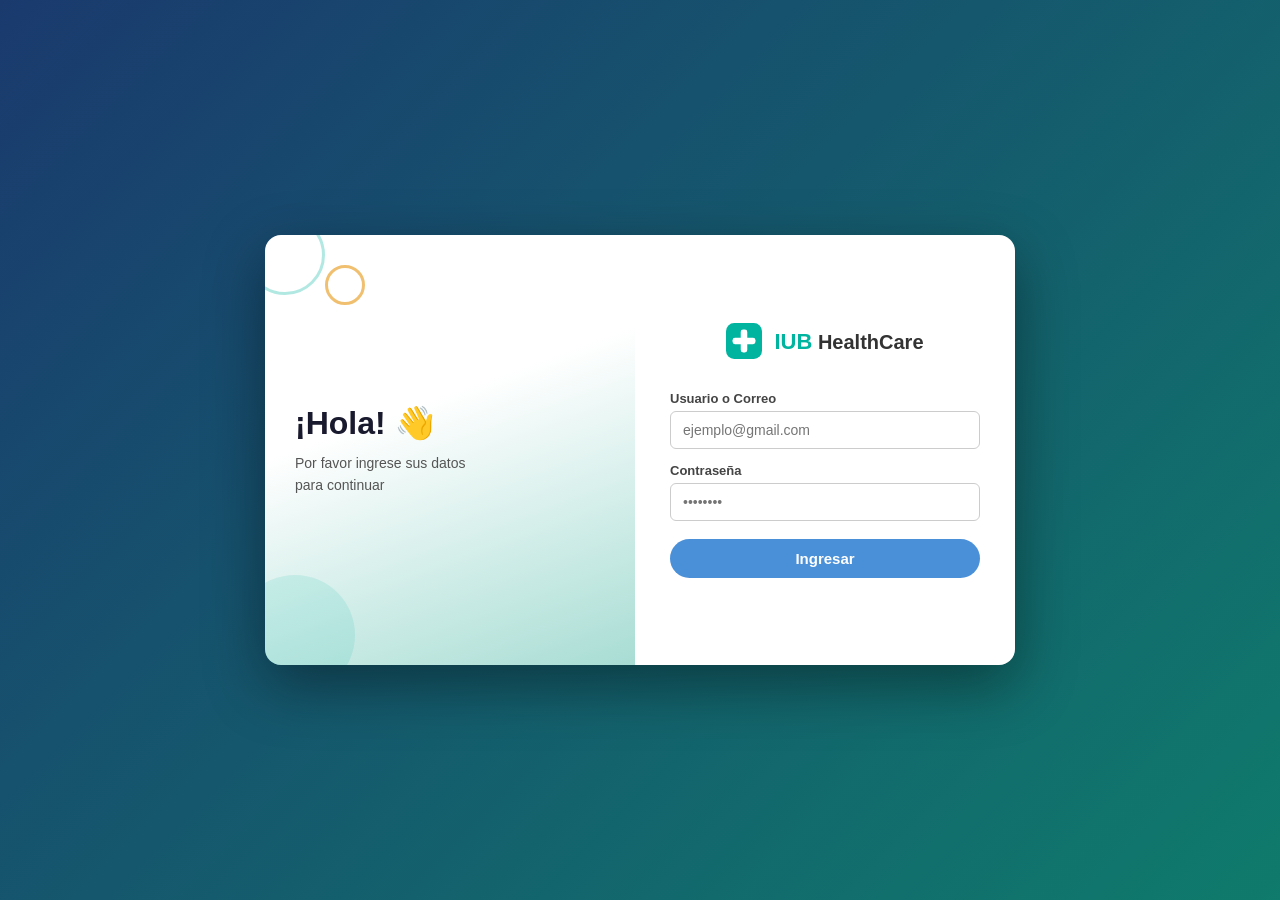
<file: html/index.html>
<!DOCTYPE html>
<html lang="es">
<head>
  <meta charset="UTF-8" />
  <link rel="icon" type="image/svg+xml" href="../img/logo.svg" />
  <meta name="viewport" content="width=device-width, initial-scale=1.0"/>
  <title>IUB HealthCare</title>
  <link rel="stylesheet" href="../css/login.css" />
</head>
<body>

  <div class="tarjeta">

    <!-- Panel izquierdo -->
    <div class="panel-izquierdo">
      <div class="circulos">
        <div class="circulo c1"></div>
        <div class="circulo c2"></div>
        <div class="circulo c3"></div>
      </div>
      <h2>¡Hola! <span>👋</span></h2>
      <p>Por favor ingrese sus datos para continuar</p>
    </div>

    <!-- Panel derecho -->
    <div class="panel-derecho">

      <div class="encabezado">
        <div class="logo-icono">
          <img src="../img/logo.svg" alt="IUB HealthCare" />
        </div>
        <div class="logo-nombre">
          <span class="logo-texto">IUB</span> HealthCare
        </div>
      </div>

      <!-- FORM -->
      <form class="formulario" id="formLogin" autocomplete="off">

        <div class="campo">
          <label for="usuario">Usuario o Correo</label>
          <input 
            type="text" 
            id="usuario" 
            name="usuario"
            placeholder="ejemplo@gmail.com"
            required
            autocomplete="username"
          />
        </div>

        <div class="campo">
          <label for="contrasena">Contraseña</label>
          <input 
            type="password" 
            id="contrasena" 
            name="clave"
            placeholder="••••••••"
            required
            autocomplete="current-password"
          />
          <span class="error-msg"></span>
        </div>

        <button type="submit" class="btn-login">Ingresar</button>

      </form>

    </div>

  </div>

  <!-- JS -->
  <script src="../js/database.js"></script>
  <script src="../js/login.js"></script>

</body>
</html>
</file>
<file: css/login.css>
/* ============================================================
   LOGIN.CSS — Estilos de la pantalla de inicio de sesión

   La pantalla tiene dos paneles lado a lado:
   - Panel izquierdo: bienvenida con círculos decorativos
   - Panel derecho: formulario de login
   ============================================================ */


/* ============================================================
   RESET Y BASE
   ============================================================ */
* {
    margin: 0;
    padding: 0;
    box-sizing: border-box;
}

/* Fondo con gradiente azul-verde, centra la tarjeta */
body {
    font-family: Arial, sans-serif;
    background: linear-gradient(135deg, #1a3a6e 0%, #0f7b6c 100%);
    display: flex;
    justify-content: center;
    align-items: center;
    min-height: 100vh;
}


/* ============================================================
   TARJETA — Contenedor principal de los dos paneles
   ============================================================ */
.tarjeta {
    display: flex;
    width: 750px;
    min-height: 430px;
    border-radius: 16px;
    overflow: hidden;
    box-shadow: 0 20px 60px rgba(0, 0, 0, 0.4);
}


/* ============================================================
   PANEL IZQUIERDO — Bienvenida
   ============================================================ */
.panel-izquierdo {
    flex: 1;
    background: linear-gradient(160deg, #ffffff 40%, #a8ddd4 100%);
    padding: 40px 30px;
    display: flex;
    flex-direction: column;
    justify-content: center;
    position: relative;
    overflow: hidden;
}

/* Círculos decorativos de fondo */
.circulos {
    position: absolute;
    top: 0;
    left: 0;
    width: 100%;
    height: 100%;
    pointer-events: none;
}

.circulo {
    position: absolute;
    border-radius: 50%;
    border: 3px solid rgba(0, 180, 160, 0.3);
}

/* Tamaños y posiciones de cada círculo */
.c1 { width: 80px;  height: 80px;  top: -20px;    left: -20px; }
.c2 { width: 40px;  height: 40px;  top: 30px;     left: 60px;  border-color: #f0c070; }
.c3 { width: 120px; height: 120px; bottom: -30px; left: -30px; background-color: rgba(0, 180, 160, 0.12); border: none; }

/* Texto del panel izquierdo */
.panel-izquierdo h2 {
    font-size: 32px;
    font-weight: 900;
    color: #1a1a2e;
    margin-bottom: 10px;
    z-index: 1;
}

.panel-izquierdo p {
    font-size: 14px;
    color: #555;
    line-height: 1.6;
    z-index: 1;
    max-width: 180px;
}


/* ============================================================
   PANEL DERECHO — Formulario de login
   ============================================================ */
.panel-derecho {
    flex: 1;
    background-color: white;
    padding: 40px 35px;
    display: flex;
    flex-direction: column;
    justify-content: center;
}

/* Encabezado con el logo y el nombre del sistema */
.encabezado {
    display: flex;
    align-items: center;
    justify-content: center;
    gap: 12px;
    margin-bottom: 28px;
}

/* Icono del logo */
.logo-icono img {
    width: 36px;
    height: 36px;
}

/* Nombre del sistema */
.logo-nombre {
    font-size: 20px;
    font-weight: bold;
    color: #333;
    line-height: 1.2;
}

/* La parte "IUB" en verde */
.logo-texto {
    color: #00b4a0;
    font-weight: 900;
    font-size: 22px;
}


/* ============================================================
   FORMULARIO
   ============================================================ */
.formulario {
    display: flex;
    flex-direction: column;
    gap: 14px;
}

/* Cada campo del formulario */
.campo {
    display: flex;
    flex-direction: column;
    gap: 5px;
}

.campo label {
    font-size: 13px;
    color: #444;
    font-weight: bold;
}

.campo input {
    padding: 10px 12px;
    border: 1px solid #ccc;
    border-radius: 6px;
    font-size: 14px;
    background-color: white;
    outline: none;
    transition: border-color 0.2s;
}

/* Borde verde al hacer clic en el campo */
.campo input:focus {
    border-color: #00b4a0;
}

/* Mensaje de error — el JS lo muestra si la clave es incorrecta */
.error-msg {
    font-size: 11px;
    color: #e05252;
    display: none;
}

/* Botón de ingresar */
.btn-login {
    background-color: #4a90d9;
    color: white;
    padding: 11px;
    border: none;
    border-radius: 20px;
    font-size: 15px;
    font-weight: bold;
    cursor: pointer;
    margin-top: 4px;
    transition: background-color 0.2s;
}

.btn-login:hover {
    background-color: #357abd;
}

/* Botón deshabilitado mientras verifica */
.btn-login:disabled {
    opacity: 0.7;
    cursor: not-allowed;
}


/* ============================================================
   RESPONSIVE — Celular
   En pantallas pequeñas los paneles se apilan uno sobre otro.
   ============================================================ */
@media (max-width: 600px) {
    .tarjeta {
        flex-direction: column;
        width: 90%;
    }

    .panel-izquierdo {
        padding: 25px;
        min-height: 150px;
    }
}
</file>
<file: css/app.css>
/* ========================
   Reset & base
   ======================== */
* { margin: 0; padding: 0; box-sizing: border-box; }

body {
  font-family: Arial, sans-serif;
  background: #f0f4f8;
  display: flex;
  min-height: 100vh;
  color: #333;
}

/* ========================
   SIDEBAR
   ======================== */
.sidebar {
  width: 200px;
  background: #1a3a6e;
  display: flex;
  flex-direction: column;
  padding: 20px 0;
  position: fixed;
  top: 0; left: 0;
  height: 100vh;
  z-index: 100;
}

.sidebar-logo {
  display: flex;
  align-items: center;
  gap: 10px;
  padding: 0 18px 24px;
  font-size: 16px;
  font-weight: bold;
  color: white;
  border-bottom: 1px solid rgba(255,255,255,0.1);
}

.sidebar-logo .logo-icono {
  width: 32px;
  height: 32px;
  background-image: url("../img/logo.svg");
  background-size: contain;
  background-repeat: no-repeat;
  flex-shrink: 0;
}

.logo-texto { color: #00b4a0; }

.sidebar-nav {
  flex: 1;
  display: flex;
  flex-direction: column;
  padding: 16px 0;
  gap: 2px;
}

.nav-item {
  display: flex;
  align-items: center;
  gap: 10px;
  padding: 11px 18px;
  color: rgba(255,255,255,0.65);
  text-decoration: none;
  font-size: 14px;
  border-left: 3px solid transparent;
  transition: all 0.2s;
}

.nav-item svg, .nav-item .nav-icon { width: 18px; height: 18px; flex-shrink: 0; }

.nav-item:hover {
  background: rgba(255,255,255,0.07);
  color: white;
}

.nav-item.active {
  background: rgba(0,180,160,0.15);
  color: #00d4c4;
  border-left-color: #00b4a0;
  font-weight: bold;
}

.sidebar-footer {
  display: flex;
  align-items: center;
  gap: 8px;
  padding: 16px 18px;
  color: rgba(255,255,255,0.45);
  font-size: 13px;
  cursor: pointer;
  border-top: 1px solid rgba(255,255,255,0.1);
  transition: color 0.2s;
}

.sidebar-footer svg, .sidebar-footer .nav-icon { width: 16px; height: 16px; }
.sidebar-footer:hover { color: #e05252; }

/* Crossfade logout icon */
.logout-icon-wrap {
  position: relative;
  width: 16px;
  height: 16px;
  flex-shrink: 0;
}

.logout-icon-wrap img {
  position: absolute;
  top: 0; left: 0;
  width: 16px;
  height: 16px;
  transition: opacity 0.2s;
}

.logout-default  { opacity: 1; }
.logout-hover    { opacity: 0; }

.sidebar-footer:hover .logout-default { opacity: 0; }
.sidebar-footer:hover .logout-hover   { opacity: 1; }

/* ========================
   MAIN CONTENT
   ======================== */
.main {
  margin-left: 200px;
  flex: 1;
  display: flex;
  flex-direction: column;
  min-height: 100vh;
}

/* ========================
   TOPBAR
   ======================== */
.topbar {
  background: white;
  padding: 14px 24px;
  display: flex;
  align-items: center;
  justify-content: space-between;
  border-bottom: 1px solid #e5e9f0;
  position: sticky;
  top: 0;
  z-index: 50;
}

.topbar-titulo {
  display: flex;
  align-items: center;
  gap: 10px;
}

.topbar-titulo h1 {
  font-size: 16px;
  font-weight: bold;
  color: #1a3a6e;
}

.badge-mvp {
  background: #e8f4fe;
  color: #2c6eb5;
  font-size: 11px;
  font-weight: bold;
  padding: 2px 8px;
  border-radius: 20px;
}

.topbar-usuario {
  display: flex;
  align-items: center;
  gap: 10px;
  font-size: 14px;
  color: #555;
}

.topbar-usuario svg, .topbar-usuario .nav-icon { width: 20px; height: 20px; color: #1a3a6e; }
.topbar-usuario small { color: #999; font-size: 12px; }
/* ========================
   KPI GRID
   ======================== */
.kpi-grid {
  display: grid;
  grid-template-columns: 1.4fr 1fr 1fr;
  gap: 16px;
  padding: 20px 24px 0;
}

.card {
  background: white;
  border-radius: 12px;
  padding: 18px 20px;
  box-shadow: 0 2px 8px rgba(0,0,0,0.06);
}

.card-titulo {
  font-size: 14px;
  font-weight: bold;
  color: #1a3a6e;
  margin-bottom: 14px;
  text-align: center;
}

.card-titulo small {
  font-weight: normal;
  color: #888;
  font-size: 12px;
  
}

/* --- Estado de camas --- */
.camas-contenido {
  display: flex;
  align-items: center;
  gap: 20px;
}

.donut-wrap {
  position: relative;
  width: 110px;
  height: 110px;
  flex-shrink: 0;
}

.donut { width: 110px; height: 110px; transform: rotate(-90deg); }

.donut-centro {
  position: absolute;
  top: 50%; left: 50%;
  transform: translate(-50%, -50%);
  text-align: center;
}

.donut-num { display: block; font-size: 22px; font-weight: 900; color: #1a3a6e; }
.donut-sub { display: block; font-size: 11px; color: #888; }

.camas-leyenda {
  list-style: none;
  display: flex;
  flex-direction: column;
  gap: 8px;
  font-size: 13px;
}

.camas-leyenda li {
  display: flex;
  align-items: center;
  gap: 7px;
  color: #444;
}

.camas-leyenda em { margin-left: auto; font-style: normal; font-weight: bold; color: #1a3a6e; }

.dot {
  width: 11px; height: 11px;
  border-radius: 50%;
  flex-shrink: 0;
}

.dot.azul    { background: #2c6eb5; }
.dot.verde   { background: #00b4a0; }
.dot.amarillo{ background: #f0c040; }

/* --- Pacientes hoy --- */
.pacientes-grid {
  display: grid;
  grid-template-columns: 1fr 1fr;
  gap: 12px;
  height: calc(100% - 36px);
}

.paciente-box {
  border-radius: 10px;
  display: flex;
  flex-direction: column;
  align-items: center;
  justify-content: center;
  gap: 6px;
  padding: 16px;
}

.paciente-box.ingreso { background: #e8f4fe; }
.paciente-box.alta    { background: #e6faf7; }

.paciente-label { font-size: 12px; color: #666; }

.paciente-num {
  font-size: 36px;
  font-weight: 900;
  color: #1a3a6e;
}

/* --- UCI --- */
.uci-wrap {
  display: flex;
  flex-direction: column;
  align-items: center;
  position: relative;
}

.medidor { width: 140px; }

.uci-centro {
  text-align: center;
  margin-top: -10px;
}

.uci-num { font-size: 26px; font-weight: 900; color: #1a3a6e; }
.uci-num small { font-size: 16px; color: #888; font-weight: normal; }
.uci-label { display: block; font-size: 12px; color: #888; }
.uci-alerta { display: block; font-size: 12px; color: #e05252; font-weight: bold; margin-top: 4px; }

/* ========================
   BOTTOM GRID
   ======================== */
.bottom-grid {
  display: grid;
  grid-template-columns: 1fr 320px;
  gap: 16px;
  padding: 16px 24px;
  flex: 1;
}

/* --- Mapa --- */
.mapa-header {
  display: flex;
  align-items: center;
  justify-content: space-between;
  margin-bottom: 14px;
  flex-wrap: wrap;
  gap: 10px;
}

.punto-rojo {
  display: inline-block;
  width: 8px; height: 8px;
  background: #e05252;
  border-radius: 50%;
  margin-left: 6px;
  animation: pulso 1.4s infinite;
}

@keyframes pulso {
  0%, 100% { opacity: 1; }
  50%       { opacity: 0.3; }
}

.mapa-contenedor {
  display: grid;
  grid-template-columns: 2fr 1fr 1fr;
  grid-template-rows: auto auto;
  gap: 10px;
}

.zona {
  background: #f7f9fc;
  border-radius: 8px;
  padding: 10px;
  border: 1px solid #e5e9f0;
}

.zona-uci        { background: #fff5f5; border-color: #ffd0d0; }
.zona-aislamiento{ background: #fffbea; border-color: #fde68a; }
.zona-quirofano  { grid-column: 2 / 4; background: #f0fbf9; border-color: #b2e8e2; }

.zona-titulo {
  font-size: 12px;
  font-weight: bold;
  color: #555;
  margin-bottom: 8px;
  text-align: center;
}

.camas-grid {
  display: flex;
  flex-wrap: wrap;
  gap: 4px;
  justify-content: flex-start;
}

/* Camas individuales */
.cama {
  width: 38px;
  height: 28px;
  border-radius: 4px;
  cursor: pointer;
  position: relative;
  transition: transform 0.15s;
  display: flex;
  align-items: center;
  justify-content: center;
}

.cama:hover { transform: scale(1.1); }

.cama span {
  display: none;
  position: absolute;
  bottom: 110%;
  left: 50%;
  transform: translateX(-50%);
  background: #1a3a6e;
  color: white;
  font-size: 10px;
  padding: 3px 6px;
  border-radius: 4px;
  white-space: nowrap;
  z-index: 10;
}

.cama:hover span { display: block; }

.cama.disponible    { background: #2ecc71; }
.cama.ocupada       { background: #e05252; }
.cama.mantenimiento { background: #f0c040; }

/* estados del mapa */
.estados {
  grid-column: 1 / -1;
  display: flex;
  align-items: center;
  gap: 16px;
  padding: 8px 0 0;
  font-size: 12px;
  color: #555;
}

.estados-titulo { font-weight: bold; color: #333; }

.leyenda-item {
  display: flex;
  align-items: center;
  gap: 5px;
}

.cama-mini {
  width: 14px;
  height: 10px;
  border-radius: 2px;
  display: inline-block;
}

.cama-mini.disponible    { background: #2ecc71; }
.cama-mini.ocupada       { background: #e05252; }
.cama-mini.mantenimiento { background: #f0c040; }

/* --- Últimos Movimientos --- */
.movimientos-card { overflow: hidden; }

.tabla-movimientos {
  width: 100%;
  border-collapse: collapse;
  font-size: 13px;
}

.tabla-movimientos th {
  text-align: left;
  padding: 7px 8px;
  background: #f0f4f8;
  color: #888;
  font-size: 11px;
  text-transform: uppercase;
  letter-spacing: 0.04em;
}

.tabla-movimientos td {
  padding: 9px 8px;
  border-bottom: 1px solid #f0f4f8;
  color: #444;
}

.tabla-movimientos tr:last-child td { border-bottom: none; }
.tabla-movimientos tr:hover td { background: #f7f9fc; }

.cam-id {
  background: #e8f4fe;
  color: #2c6eb5;
  font-size: 11px;
  font-weight: bold;
  padding: 2px 6px;
  border-radius: 4px;
}

.tag {
  font-size: 11px;
  font-weight: bold;
  padding: 2px 8px;
  border-radius: 20px;
}

.tag.ingreso { background: #e6faf7; color: #00836e; }
.tag.alta    { background: #e8f4fe; color: #2c6eb5; }

/* ========================
   FOOTER
   ======================== */
.pie {
  display: flex;
  justify-content: space-between;
  padding: 12px 24px;
  font-size: 12px;
  color: #aaa;
  border-top: 1px solid #e5e9f0;
  background: white;
}

.pie a { color: #00b4a0; text-decoration: none; }

.oculto-rol {
    display: none !important;
}

/* ========================
   RESPONSIVE — Hamburger Button
   ======================== */
.menu-toggle {
  display: none;
  position: fixed;
  top: 14px;
  left: 14px;
  z-index: 300;
  background: #1a3a6e;
  border: none;
  border-radius: 8px;
  width: 40px;
  height: 40px;
  cursor: pointer;
  flex-direction: column;
  align-items: center;
  justify-content: center;
  gap: 5px;
  box-shadow: 0 2px 8px rgba(0,0,0,0.25);
  transition: background 0.2s;
}

.menu-toggle:hover { background: #0f2a5a; }

.menu-toggle span {
  display: block;
  width: 20px;
  height: 2px;
  background: white;
  border-radius: 2px;
  transition: all 0.3s;
}

.menu-toggle.abierto span:nth-child(1) { transform: rotate(45deg) translate(5px, 5px); }
.menu-toggle.abierto span:nth-child(2) { opacity: 0; }
.menu-toggle.abierto span:nth-child(3) { transform: rotate(-45deg) translate(5px, -5px); }

/* Overlay para cerrar sidebar en móvil */
.sidebar-overlay {
  display: none;
  position: fixed;
  inset: 0;
  background: rgba(0,0,0,0.45);
  z-index: 99;
}

.sidebar-overlay.activo { display: block; }

/* ========================
   RESPONSIVE — Tablet (max 1024px)
   ======================== */
@media (max-width: 1024px) {
  .kpi-grid {
    grid-template-columns: 1fr 1fr;
  }

  .kpi-camas {
    grid-column: 1 / -1;
  }

  .bottom-grid {
    grid-template-columns: 1fr;
  }

  .mapa-contenedor {
    grid-template-columns: 1fr 1fr;
  }

  .zona-quirofano {
    grid-column: 1 / -1;
  }

  .topbar-titulo h1 {
    font-size: 14px;
  }
}

/* ========================
   RESPONSIVE — Móvil (max 768px)
   ======================== */
@media (max-width: 768px) {
  /* Sidebar se oculta y desliza */
  .sidebar {
    transform: translateX(-100%);
    transition: transform 0.3s ease;
    z-index: 100;
    width: 220px;
  }

  .sidebar.abierto {
    transform: translateX(0);
  }

  .menu-toggle {
    display: flex;
  }

  /* El main ocupa todo el ancho */
  .main {
    margin-left: 0;
  }

  /* Topbar ajustado para dar espacio al botón hamburguesa */
  .topbar {
    padding: 14px 16px 14px 64px;
  }

  .topbar-titulo h1 {
    font-size: 13px;
  }

  /* KPI grid en una sola columna */
  .kpi-grid {
    grid-template-columns: 1fr;
    padding: 12px 12px 0;
    gap: 12px;
  }

  .kpi-camas { grid-column: 1; }

  /* Bottom grid en columna */
  .bottom-grid {
    grid-template-columns: 1fr;
    padding: 12px;
    gap: 12px;
  }

  /* Mapa en columna */
  .mapa-contenedor {
    grid-template-columns: 1fr;
  }

  .zona-quirofano { grid-column: 1; }

  /* Tabla de movimientos: scroll horizontal */
  .movimientos-card { overflow-x: auto; }

  .tabla-movimientos { min-width: 360px; }

  /* Camas más pequeñas */
  .cama { width: 30px; height: 22px; }

  /* Donut card */
  .camas-contenido {
    flex-direction: column;
    align-items: center;
  }

  .camas-leyenda { text-align: center; }

  /* Footer en columna */
  .pie {
    flex-direction: column;
    align-items: center;
    gap: 4px;
    text-align: center;
    padding: 12px;
  }
}

/* ========================
   RESPONSIVE — Móvil pequeño (max 480px)
   ======================== */
@media (max-width: 480px) {
  .topbar-usuario span { display: none; }
  .kpi-grid { padding: 10px 10px 0; }
  .bottom-grid { padding: 10px; }
  .card { padding: 14px 14px; }
}
</file>
<file: css/camas.css>
/* ============================================================
   CAMAS.CSS — Estilos exclusivos de la página de gestión de camas
   Complementa app.css (que debe cargarse primero).
   ============================================================ */


/* ============================================================
   CONTENEDOR PRINCIPAL
   ============================================================ */
.camas-page {
  padding: 20px 24px;
  display: flex;
  flex-direction: column;
  gap: 20px;
  flex: 1;
}


/* ============================================================
   CABECERA — Título + filtros + botón nueva cama
   ============================================================ */
.camas-cabecera {
  display: flex;
  align-items: center;
  justify-content: space-between;
  background: white;
  border-radius: 12px;
  padding: 16px 20px;
  box-shadow: 0 2px 8px rgba(0,0,0,0.06);
  flex-wrap: wrap;
  gap: 12px;
}

.camas-titulo {
  font-size: 15px;
  font-weight: bold;
  color: #1a3a6e;
}

.camas-controles {
  display: flex;
  align-items: center;
  gap: 10px;
  flex-wrap: wrap;
}


/* ============================================================
   BOTONES DE FILTRO
   ============================================================ */
.filtros {
  display: flex;
  gap: 6px;
}

.filtro {
  padding: 7px 16px;
  border-radius: 20px;
  border: 1.5px solid #dde3ec;
  background: white;
  font-size: 13px;
  color: #555;
  cursor: pointer;
  font-weight: 500;
  transition: all 0.18s;
}

.filtro:hover {
  border-color: #2c6eb5;
  color: #2c6eb5;
}

.filtro.activo {
  background: #1a3a6e;
  border-color: #1a3a6e;
  color: white;
  font-weight: bold;
}


/* ============================================================
   BOTÓN NUEVA CAMA
   ============================================================ */
.btn-nueva-cama {
  padding: 8px 18px;
  background: #2c6eb5;
  color: white;
  border: none;
  border-radius: 20px;
  font-size: 13px;
  font-weight: bold;
  cursor: pointer;
  transition: opacity 0.2s;
  white-space: nowrap;
}

.btn-nueva-cama:hover { opacity: 0.85; }


/* ============================================================
   SECCIÓN DE ZONA
   ============================================================ */
.zona-seccion {
  display: flex;
  flex-direction: column;
  gap: 14px;
  margin-bottom: 18px;
}

.zona-encabezado {
  display: flex;
  align-items: center;
  gap: 12px;
  margin-bottom: 8px;
}

.zona-nombre {
  font-size: 12px;
  font-weight: 800;
  color: #222;
  letter-spacing: 0.07em;
  text-transform: uppercase;
}

.zona-contador {
  font-size: 11px;
  font-weight: 600;
  color: #999;
  letter-spacing: 0.05em;
  text-transform: uppercase;
}

.zona-tarjetas {
  display: flex;
  flex-wrap: wrap;
  gap: 14px;
}


/* ============================================================
   TARJETA INDIVIDUAL DE CAMA
   ============================================================ */
.tarjeta-cama {
  width: 148px;
  border-radius: 10px;
  padding: 14px 16px 12px;
  border: 1.5px solid transparent;
  display: flex;
  flex-direction: column;
  gap: 5px;
  cursor: pointer;
  transition: transform 0.15s, box-shadow 0.15s;
}

.tarjeta-cama:hover {
  transform: translateY(-3px);
  box-shadow: 0 8px 20px rgba(0,0,0,0.1);
}

.tarjeta-cama.disponible    { background: #f0fdf8; border-color: #6ee7c7; }
.tarjeta-cama.ocupada       { background: #fff5f5; border-color: #fca5a5; }
.tarjeta-cama.mantenimiento { background: #fffbea; border-color: #fde68a; }

.tarjeta-codigo {
  font-size: 14px;
  font-weight: 800;
  color: #1a3a6e;
}

.tarjeta-ubicacion {
  font-size: 11px;
  color: #999;
  margin-bottom: 4px;
}

.tarjeta-estado-badge {
  display: inline-block;
  font-size: 11px;
  font-weight: 700;
  padding: 3px 10px;
  border-radius: 20px;
  width: fit-content;
}

.tarjeta-cama.disponible    .tarjeta-estado-badge { background: #d1fae5; color: #065f46; }
.tarjeta-cama.ocupada       .tarjeta-estado-badge { background: #fee2e2; color: #991b1b; }
.tarjeta-cama.mantenimiento .tarjeta-estado-badge { background: #fef3c7; color: #92400e; }

.tarjeta-paciente {
  font-size: 12px;
  color: #444;
  font-weight: 500;
  white-space: nowrap;
  overflow: hidden;
  text-overflow: ellipsis;
  margin-top: 2px;
}


/* ============================================================
   MODAL
   ============================================================ */
.modal-overlay {
  position: fixed;
  inset: 0;
  background: rgba(0,0,0,0.45);
  display: flex;
  align-items: center;
  justify-content: center;
  z-index: 200;
  transition: opacity 0.2s;
}

.modal-overlay.oculto {
  display: none;
}

.modal-caja {
  background: white;
  border-radius: 14px;
  width: 420px;
  max-width: 95vw;
  box-shadow: 0 20px 60px rgba(0,0,0,0.25);
  overflow: hidden;
}

.modal-cabecera {
  display: flex;
  align-items: center;
  justify-content: space-between;
  padding: 16px 20px;
  background: #1a3a6e;
  color: white;
  font-size: 15px;
  font-weight: bold;
}

.modal-btn-cerrar {
  background: none;
  border: none;
  color: rgba(255,255,255,0.7);
  font-size: 18px;
  cursor: pointer;
  line-height: 1;
  transition: color 0.2s;
}

.modal-btn-cerrar:hover { color: white; }

#modal-cuerpo {
  padding: 20px;
  display: flex;
  flex-direction: column;
  gap: 14px;
  font-size: 14px;
  color: #333;
}

#modal-cuerpo label {
  font-size: 13px;
  font-weight: bold;
  color: #444;
  display: block;
  margin-bottom: 4px;
}

#modal-cuerpo input,
#modal-cuerpo select {
  width: 100%;
  padding: 9px 12px;
  border: 1px solid #ccc;
  border-radius: 7px;
  font-size: 14px;
  outline: none;
  transition: border-color 0.2s;
}

#modal-cuerpo input:focus,
#modal-cuerpo select:focus {
  border-color: #2c6eb5;
}

.modal-pie {
  display: flex;
  justify-content: flex-end;
  gap: 10px;
  padding: 14px 20px;
  border-top: 1px solid #f0f4f8;
}

.modal-btn-cancelar {
  padding: 9px 20px;
  border: 1.5px solid #dde3ec;
  border-radius: 20px;
  background: white;
  font-size: 13px;
  color: #555;
  cursor: pointer;
  font-weight: 500;
  transition: all 0.18s;
}

.modal-btn-cancelar:hover {
  border-color: #e05252;
  color: #e05252;
}

.modal-btn-confirmar {
  padding: 9px 22px;
  background: #2c6eb5;
  color: white;
  border: none;
  border-radius: 20px;
  font-size: 13px;
  font-weight: bold;
  cursor: pointer;
  transition: opacity 0.2s;
}

.modal-btn-confirmar:hover { opacity: 0.85; }

/* Mensaje de error dentro del modal */
.modal-error {
  font-size: 12px;
  color: #e05252;
  font-weight: bold;
  display: none;
  margin-top: -6px;
}
/* ============================================================
   MODAL — Estilos de asignación de paciente y alta
   ============================================================ */

/* Info de cama en modal asignar */
.modal-info-cama {
  display: flex;
  align-items: center;
  gap: 14px;
  background: #f0f4f8;
  border-radius: 10px;
  padding: 14px 16px;
}

.modal-cama-icon { font-size: 28px; }

.modal-cama-codigo {
  font-size: 16px;
  font-weight: 900;
  color: #1a3a6e;
}

.modal-cama-zona {
  font-size: 12px;
  color: #888;
  margin-top: 2px;
}

.badge-disponible {
  margin-left: auto;
  background: #d1fae5;
  color: #065f46;
  font-size: 11px;
  font-weight: 700;
  padding: 4px 10px;
  border-radius: 20px;
}

/* Confirmación de alta */
.modal-alta-confirmacion {
  display: flex;
  gap: 16px;
  align-items: flex-start;
  background: #fff5f5;
  border: 1.5px solid #fca5a5;
  border-radius: 10px;
  padding: 16px;
}

.modal-alta-icono { font-size: 32px; }

.modal-alta-texto p {
  font-size: 14px;
  font-weight: bold;
  color: #1a1a2e;
  margin-bottom: 8px;
}

.modal-paciente-info {
  font-size: 13px;
  color: #444;
  line-height: 1.6;
  background: white;
  border-radius: 7px;
  padding: 8px 12px;
  border: 1px solid #f0f4f8;
}

.modal-cama-detalle {
  display: flex;
  gap: 20px;
  font-size: 13px;
  color: #555;
  background: #f7f9fc;
  border-radius: 8px;
  padding: 10px 14px;
}

.modal-advertencia {
  font-size: 12px;
  color: #92400e;
  background: #fef3c7;
  padding: 8px 12px;
  border-radius: 7px;
  margin-top: -4px;
}

/* Botón de alta en rojo */
.modal-btn-alta {
  background: #e05252 !important;
}

.modal-btn-alta:hover { opacity: 0.85; }

/* Botón mantenimiento en modal de asignar */
.modal-btn-mantenimiento {
  padding: 9px 18px;
  background: #f0c040;
  color: #7a5c00;
  border: none;
  border-radius: 20px;
  font-size: 13px;
  font-weight: bold;
  cursor: pointer;
  margin-right: auto;
  transition: opacity 0.2s;
}

.modal-btn-mantenimiento:hover { opacity: 0.85; }

/* Botón finalizar mantenimiento en modal */
.modal-btn-mantenimiento-fin {
  background: #f0c040 !important;
  color: #7a5c00 !important;
}

.modal-btn-mantenimiento-fin:hover { opacity: 0.85; }
/* ============================================================
   BUSCADOR DE PACIENTES — Modal asignar
   ============================================================ */
.buscador-paciente-wrap {
  display: flex;
  flex-direction: column;
  gap: 8px;
}

.buscador-paciente-wrap input {
  width: 100%;
  padding: 10px 12px;
  border: 1.5px solid #dde3ec;
  border-radius: 8px;
  font-size: 14px;
  outline: none;
  transition: border-color 0.2s, box-shadow 0.2s;
  background: white;
}

.buscador-paciente-wrap input:focus {
  border-color: #2c6eb5;
  box-shadow: 0 0 0 3px rgba(44,110,181,0.1);
}

/* Lista debajo del input — flujo normal, no absoluta */
.lista-pacientes {
  max-height: 190px;
  overflow-y: auto;
  background: white;
  border: 1.5px solid #dde3ec;
  border-radius: 8px;
  box-shadow: 0 4px 12px rgba(0,0,0,0.08);
}

.lista-paciente-item {
  display: flex;
  align-items: center;
  gap: 10px;
  padding: 10px 14px;
  cursor: pointer;
  border-bottom: 1px solid #f0f4f8;
  transition: background 0.15s;
}

.lista-paciente-item:last-child { border-bottom: none; }
.lista-paciente-item:hover      { background: #f7f9fc; }
.lista-paciente-item.activo     { background: #e8f4fe; }

/* Avatar con iniciales */
.lpi-avatar {
  width: 34px; height: 34px;
  border-radius: 50%;
  background: #1a3a6e;
  color: white;
  font-size: 12px;
  font-weight: bold;
  display: flex;
  align-items: center;
  justify-content: center;
  flex-shrink: 0;
}

.lpi-avatar-sm {
  width: 28px; height: 28px;
  font-size: 11px;
}

.lpi-info {
  display: flex;
  flex-direction: column;
  gap: 2px;
  flex: 1;
  min-width: 0;
}

.lpi-nombre {
  font-size: 13px;
  font-weight: 700;
  color: #1a3a6e;
}

.lpi-sub {
  font-size: 11px;
  color: #888;
  white-space: nowrap;
  overflow: hidden;
  text-overflow: ellipsis;
}

.lpi-check {
  width: 20px; height: 20px;
  background: #00b4a0;
  border-radius: 50%;
  color: white;
  font-size: 11px;
  display: flex;
  align-items: center;
  justify-content: center;
  flex-shrink: 0;
}

.lista-paciente-vacio {
  padding: 16px;
  text-align: center;
  color: #aaa;
  font-size: 13px;
}

/* Chip paciente elegido */
.paciente-elegido {
  display: flex;
  align-items: center;
  gap: 10px;
  background: #e8f4fe;
  border: 1.5px solid #bfdbfe;
  border-radius: 8px;
  padding: 8px 12px;
}

.oculto-elegido { display: none !important; }

.elegido-info {
  display: flex;
  flex-direction: column;
  gap: 1px;
  flex: 1;
  font-size: 13px;
  color: #1a3a6e;
  font-weight: bold;
}

.elegido-info span {
  font-size: 11px;
  color: #666;
  font-weight: normal;
}

.elegido-clear {
  background: none;
  border: none;
  color: #aaa;
  font-size: 14px;
  cursor: pointer;
  padding: 2px 6px;
  border-radius: 4px;
  transition: background 0.15s, color 0.15s;
  flex-shrink: 0;
}

.elegido-clear:hover { background: #fee2e2; color: #e05252; }

/* Botón mantenimiento */
.modal-btn-mantenimiento {
  padding: 9px 18px;
  background: #f0c040;
  color: #7a5c00;
  border: none;
  border-radius: 20px;
  font-size: 13px;
  font-weight: bold;
  cursor: pointer;
  margin-right: auto;
  transition: opacity 0.2s;
}

.modal-btn-mantenimiento:hover { opacity: 0.85; }

/* Botón finalizar mantenimiento */
.modal-btn-mantenimiento-fin {
  background: #f0c040 !important;
  color: #7a5c00 !important;
}

.modal-btn-mantenimiento-fin:hover { opacity: 0.85; }

/* ============================================================
   RESPONSIVE — Camas
   ============================================================ */
@media (max-width: 768px) {
  .camas-page {
    padding: 12px;
    gap: 14px;
  }

  .camas-cabecera {
    flex-direction: column;
    align-items: flex-start;
    padding: 14px;
    gap: 10px;
  }

  .camas-controles {
    width: 100%;
    justify-content: space-between;
  }

  .filtros {
    flex-wrap: wrap;
    gap: 6px;
  }

  .filtro {
    padding: 6px 12px;
    font-size: 12px;
  }

  .btn-nueva-cama {
    width: 100%;
    text-align: center;
    padding: 10px;
  }

  .zona-tarjetas {
    justify-content: center;
  }

  .tarjeta-cama {
    width: calc(50% - 7px);
  }

  .modal-caja {
    width: 95vw;
    max-height: 90vh;
    overflow-y: auto;
  }

  .modal-pie {
    flex-wrap: wrap;
    gap: 8px;
  }

  .modal-btn-mantenimiento,
  .modal-btn-cancelar,
  .modal-btn-confirmar {
    flex: 1;
    text-align: center;
  }
}

@media (max-width: 480px) {
  .tarjeta-cama {
    width: 100%;
  }
}
</file>
<file: css/pacientes.css>
/* ============================================================
   PACIENTES.CSS — Estilos exclusivos de la página de pacientes
   Complementa app.css (que debe cargarse primero).
   ============================================================ */


/* ============================================================
   CONTENEDOR PRINCIPAL
   ============================================================ */
.pacientes-page {
  padding: 20px 24px;
  display: flex;
  flex-direction: column;
  gap: 20px;
  flex: 1;
}


/* ============================================================
   CABECERA — Título + buscador + botón
   ============================================================ */
.pac-cabecera {
  display: flex;
  align-items: center;
  justify-content: space-between;
  background: white;
  border-radius: 12px;
  padding: 16px 20px;
  box-shadow: 0 2px 8px rgba(0,0,0,0.06);
  flex-wrap: wrap;
  gap: 12px;
}

.pac-titulo {
  font-size: 15px;
  font-weight: bold;
  color: #1a3a6e;
}

.pac-controles {
  display: flex;
  align-items: center;
  gap: 10px;
  flex-wrap: wrap;
}

.pac-buscador {
  position: relative;
  display: flex;
  align-items: center;
}

.pac-buscador-icon {
  position: absolute;
  left: 12px;
  color: #aaa;
  font-size: 13px;
}

.pac-buscador input {
  padding: 8px 14px 8px 34px;
  border: 1.5px solid #dde3ec;
  border-radius: 20px;
  font-size: 13px;
  color: #333;
  outline: none;
  width: 280px;
  transition: border-color 0.2s;
}

.pac-buscador input:focus {
  border-color: #2c6eb5;
}

.btn-nuevo-pac {
  padding: 8px 18px;
  background: #2c6eb5;
  color: white;
  border: none;
  border-radius: 20px;
  font-size: 13px;
  font-weight: bold;
  cursor: pointer;
  transition: opacity 0.2s;
  white-space: nowrap;
}

.btn-nuevo-pac:hover { opacity: 0.85; }


/* ============================================================
   TABLA DE PACIENTES
   ============================================================ */
.pac-tabla-wrap {
  background: white;
  border-radius: 12px;
  box-shadow: 0 2px 8px rgba(0,0,0,0.06);
  overflow: hidden;
}

.pac-tabla {
  width: 100%;
  border-collapse: collapse;
  font-size: 14px;
}

.pac-tabla thead tr {
  background: #f7f9fc;
  border-bottom: 2px solid #eef2f8;
}

.pac-tabla th {
  padding: 13px 16px;
  text-align: left;
  font-size: 11px;
  font-weight: 800;
  color: #888;
  letter-spacing: 0.07em;
  text-transform: uppercase;
}

.pac-tabla tbody tr {
  border-bottom: 1px solid #f0f4f8;
  transition: background 0.15s;
}

.pac-tabla tbody tr:last-child {
  border-bottom: none;
}

.pac-tabla tbody tr:hover {
  background: #f7fbff;
}

.pac-tabla td {
  padding: 13px 16px;
  color: #333;
  vertical-align: middle;
}

.pac-cargando {
  text-align: center;
  color: #aaa;
  padding: 40px !important;
  font-size: 14px;
}

/* Nombre y apellido */
.pac-nombre-completo {
  font-weight: 700;
  color: #1a3a6e;
}

.pac-doc {
  font-size: 12px;
  color: #888;
  font-family: monospace;
}

/* Badge de estado de cama */
.badge-cama {
  display: inline-block;
  font-size: 11px;
  font-weight: 700;
  padding: 3px 10px;
  border-radius: 20px;
}

.badge-cama.ocupado     { background: #fee2e2; color: #991b1b; }
.badge-cama.disponible  { background: #d1fae5; color: #065f46; }
.badge-cama.sin-cama    { background: #f0f4f8; color: #888; }

/* Botón acción ver detalle */
.btn-ver-pac {
  padding: 5px 14px;
  border: 1.5px solid #2c6eb5;
  border-radius: 20px;
  background: white;
  color: #2c6eb5;
  font-size: 12px;
  font-weight: 600;
  cursor: pointer;
  transition: all 0.18s;
}

.btn-ver-pac:hover {
  background: #2c6eb5;
  color: white;
}


/* ============================================================
   BOTONES DE ACCIÓN EN TABLA Y MODAL (Editar / Eliminar)
   ============================================================ */

/* Botón Editar — borde azul, relleno al hover */
.pac-btn-ver {
  padding: 5px 14px;
  border: 1.5px solid #2c6eb5;
  border-radius: 20px;
  background: white;
  color: #2c6eb5;
  font-size: 12px;
  font-weight: 600;
  cursor: pointer;
  transition: all 0.18s;
  white-space: nowrap;
}

.pac-btn-ver:hover {
  background: #2c6eb5;
  color: white;
}

/* Botón Eliminar — borde rojo, relleno al hover */
.pac-btn-eliminar {
  padding: 5px 14px;
  border: 1.5px solid #e05252;
  border-radius: 20px;
  background: white;
  color: #e05252;
  font-size: 12px;
  font-weight: 600;
  cursor: pointer;
  transition: all 0.18s;
  white-space: nowrap;
}

.pac-btn-eliminar:hover {
  background: #e05252;
  color: white;
}

/* Bloque de acciones ADMIN dentro del modal de detalle */
.pac-detalle-acciones {
  display: flex;
  gap: 8px;
  margin-top: 16px;
  padding-top: 14px;
  border-top: 1px solid #eef2f8;
}

.pac-detalle-acciones .pac-btn-ver,
.pac-detalle-acciones .pac-btn-eliminar {
  flex: 1;
  text-align: center;
  padding: 8px 0;
  font-size: 13px;
}


/* ============================================================
   MODAL
   ============================================================ */
.modal-overlay {
  position: fixed;
  inset: 0;
  background: rgba(0,0,0,0.45);
  display: flex;
  align-items: center;
  justify-content: center;
  z-index: 200;
}

.modal-overlay.oculto {
  display: none;
}

.modal-caja {
  background: white;
  border-radius: 14px;
  width: 440px;
  max-width: 95vw;
  box-shadow: 0 20px 60px rgba(0,0,0,0.25);
  overflow: hidden;
}

.modal-cabecera {
  display: flex;
  align-items: center;
  justify-content: space-between;
  padding: 16px 20px;
  background: #1a3a6e;
  color: white;
  font-size: 15px;
  font-weight: bold;
}

.modal-btn-cerrar {
  background: none;
  border: none;
  color: rgba(255,255,255,0.7);
  font-size: 18px;
  cursor: pointer;
  line-height: 1;
  transition: color 0.2s;
}

.modal-btn-cerrar:hover { color: white; }

#modal-cuerpo {
  padding: 20px;
  display: flex;
  flex-direction: column;
  gap: 14px;
  font-size: 14px;
  color: #333;
}

#modal-cuerpo label {
  font-size: 13px;
  font-weight: bold;
  color: #444;
  display: block;
  margin-bottom: 4px;
}

#modal-cuerpo input,
#modal-cuerpo textarea {
  width: 100%;
  padding: 9px 12px;
  border: 1px solid #ccc;
  border-radius: 7px;
  font-size: 14px;
  outline: none;
  font-family: inherit;
  transition: border-color 0.2s;
  resize: none;
  box-sizing: border-box;
}

#modal-cuerpo input:focus,
#modal-cuerpo textarea:focus {
  border-color: #2c6eb5;
}

.modal-pie {
  display: flex;
  justify-content: flex-end;
  gap: 10px;
  padding: 14px 20px;
  border-top: 1px solid #f0f4f8;
}

.modal-btn-cancelar {
  padding: 9px 20px;
  border: 1.5px solid #dde3ec;
  border-radius: 20px;
  background: white;
  font-size: 13px;
  color: #555;
  cursor: pointer;
  font-weight: 500;
  transition: all 0.18s;
}

.modal-btn-cancelar:hover {
  border-color: #e05252;
  color: #e05252;
}

.modal-btn-confirmar {
  padding: 9px 22px;
  background: #2c6eb5;
  color: white;
  border: none;
  border-radius: 20px;
  font-size: 13px;
  font-weight: bold;
  cursor: pointer;
  transition: opacity 0.2s;
}

.modal-btn-confirmar:hover { opacity: 0.85; }

.modal-error {
  font-size: 12px;
  color: #e05252;
  font-weight: bold;
  display: none;
  margin-top: -6px;
}

/* Detalle de paciente en modal */
.pac-detalle-card {
  background: #f7f9fc;
  border-radius: 10px;
  padding: 16px;
  display: flex;
  flex-direction: column;
  gap: 10px;
}

.pac-detalle-fila {
  display: flex;
  justify-content: space-between;
  font-size: 13px;
}

.pac-detalle-fila span:first-child {
  color: #888;
  font-weight: 600;
}

.pac-detalle-fila span:last-child {
  color: #1a3a6e;
  font-weight: 700;
  text-align: right;
}

.pac-detalle-diagnostico {
  background: white;
  border: 1px solid #eef2f8;
  border-radius: 7px;
  padding: 10px 12px;
  font-size: 13px;
  color: #444;
  line-height: 1.6;
  margin-top: 4px;
}

.pac-historial-item {
  display: flex;
  align-items: center;
  gap: 10px;
  padding: 8px 10px;
  border-radius: 8px;
  font-size: 13px;
}

.pac-historial-item.ingreso { background: #f0fdf8; }
.pac-historial-item.alta    { background: #fff5f5; }

.pac-historial-tipo {
  font-weight: 700;
  font-size: 11px;
  padding: 2px 8px;
  border-radius: 20px;
  white-space: nowrap;
}

.pac-historial-item.ingreso .pac-historial-tipo { background: #d1fae5; color: #065f46; }
.pac-historial-item.alta    .pac-historial-tipo { background: #fee2e2; color: #991b1b; }

.pac-historial-info {
  display: flex;
  flex-direction: column;
  gap: 2px;
}

.pac-historial-cama  { font-weight: 600; color: #1a3a6e; }
.pac-historial-fecha { font-size: 11px; color: #aaa; }

.pac-sin-historial {
  text-align: center;
  color: #bbb;
  font-size: 13px;
  padding: 12px 0;
}


/* ============================================================
   RESPONSIVE — Pacientes
   ============================================================ */
@media (max-width: 768px) {
  .pacientes-page {
    padding: 12px;
    gap: 14px;
  }

  .pac-cabecera {
    flex-direction: column;
    align-items: flex-start;
    padding: 14px;
  }

  .pac-controles {
    width: 100%;
    flex-direction: column;
    align-items: stretch;
    gap: 8px;
  }

  .pac-buscador {
    width: 100%;
  }

  .pac-buscador input {
    width: 100%;
  }

  .btn-nuevo-pac {
    width: 100%;
    text-align: center;
    padding: 10px;
  }

  /* Tabla con scroll horizontal */
  .pac-tabla-wrap {
    overflow-x: auto;
  }

  .pac-tabla {
    min-width: 560px;
  }

  .pac-tabla th,
  .pac-tabla td {
    padding: 10px 12px;
  }

  .modal-caja {
    width: 95vw;
    max-height: 90vh;
    overflow-y: auto;
  }

  #modal-cuerpo {
    max-height: 60vh;
    overflow-y: auto;
  }

  .modal-pie {
    flex-wrap: wrap;
    gap: 8px;
  }

  .modal-btn-cancelar,
  .modal-btn-confirmar {
    flex: 1;
    text-align: center;
  }

  /* Botones admin en modal — apilados en móvil */
  .pac-detalle-acciones {
    flex-direction: column;
  }
}
</file>
<file: css/reportes.css>
/* ============================================================
   REPORTES.CSS — Estilos de la página de reportes clínicos
   Complementa app.css (que debe cargarse primero).
   ============================================================ */


/* ============================================================
   CONTENEDOR PRINCIPAL
   ============================================================ */
.reportes-page {
  padding: 20px 24px;
  display: flex;
  flex-direction: column;
  gap: 20px;
  flex: 1;
}


/* ============================================================
   CABECERA
   ============================================================ */
.rep-cabecera {
  display: flex;
  align-items: center;
  justify-content: space-between;
  background: white;
  border-radius: 12px;
  padding: 16px 20px;
  box-shadow: 0 2px 8px rgba(0,0,0,0.06);
  flex-wrap: wrap;
  gap: 12px;
}

.rep-titulo {
  font-size: 15px;
  font-weight: bold;
  color: #1a3a6e;
}

.rep-controles {
  display: flex;
  align-items: center;
  gap: 10px;
  flex-wrap: wrap;
}

/* Buscador */
.rep-buscador {
  position: relative;
  display: flex;
  align-items: center;
}

.rep-buscador-icon {
  position: absolute;
  left: 12px;
  color: #aaa;
  font-size: 13px;
}

.rep-buscador input {
  padding: 8px 14px 8px 34px;
  border: 1.5px solid #dde3ec;
  border-radius: 20px;
  font-size: 13px;
  color: #333;
  outline: none;
  width: 220px;
  transition: border-color 0.2s;
}

.rep-buscador input:focus { border-color: #2c6eb5; }

/* Select filtro tipo */
.rep-select-filtro {
  padding: 8px 14px;
  border: 1.5px solid #dde3ec;
  border-radius: 20px;
  font-size: 13px;
  color: #555;
  background: white;
  outline: none;
  cursor: pointer;
  transition: border-color 0.2s;
}

.rep-select-filtro:focus { border-color: #2c6eb5; }

/* Botón nuevo reporte */
.btn-nuevo-rep {
  padding: 8px 18px;
  background: #2c6eb5;
  color: white;
  border: none;
  border-radius: 20px;
  font-size: 13px;
  font-weight: bold;
  cursor: pointer;
  transition: opacity 0.2s;
  white-space: nowrap;
}

.btn-nuevo-rep:hover { opacity: 0.85; }


/* ============================================================
   TABLA DE REPORTES
   ============================================================ */
.rep-tabla-wrap {
  background: white;
  border-radius: 12px;
  box-shadow: 0 2px 8px rgba(0,0,0,0.06);
  overflow: hidden;
}

.rep-tabla {
  width: 100%;
  border-collapse: collapse;
  font-size: 14px;
}

.rep-tabla thead tr {
  background: #f7f9fc;
  border-bottom: 2px solid #eef2f8;
}

.rep-tabla th {
  padding: 13px 16px;
  text-align: left;
  font-size: 11px;
  font-weight: 800;
  color: #888;
  letter-spacing: 0.07em;
  text-transform: uppercase;
}

.rep-tabla tbody tr {
  border-bottom: 1px solid #f0f4f8;
  transition: background 0.15s;
}

.rep-tabla tbody tr:last-child { border-bottom: none; }
.rep-tabla tbody tr:hover      { background: #f7fbff; }

.rep-tabla td {
  padding: 13px 16px;
  color: #333;
  vertical-align: middle;
}

.rep-cargando {
  text-align: center;
  color: #aaa;
  padding: 40px !important;
  font-size: 14px;
}

/* Contenido truncado */
.rep-contenido-preview {
  max-width: 260px;
  white-space: nowrap;
  overflow: hidden;
  text-overflow: ellipsis;
  color: #555;
  font-size: 13px;
}

/* Nombre del paciente */
.rep-paciente-nombre {
  font-weight: 700;
  color: #1a3a6e;
}

.rep-paciente-doc {
  font-size: 11px;
  color: #aaa;
  font-family: monospace;
}

/* Autor */
.rep-autor {
  font-size: 13px;
  color: #444;
}

.rep-rol-badge {
  display: inline-block;
  font-size: 10px;
  font-weight: 700;
  padding: 2px 7px;
  border-radius: 20px;
  margin-left: 4px;
}

.rep-rol-badge.ADMIN   { background: #e0e7ff; color: #3730a3; }
.rep-rol-badge.MEDICO  { background: #d1fae5; color: #065f46; }

/* Badge tipo reporte */
.badge-tipo {
  display: inline-block;
  font-size: 11px;
  font-weight: 700;
  padding: 3px 10px;
  border-radius: 20px;
  white-space: nowrap;
}

.badge-tipo.MEDICO      { background: #dbeafe; color: #1e40af; }
.badge-tipo.OBSERVACION { background: #f3e8ff; color: #6b21a8; }
.badge-tipo.INGRESO     { background: #d1fae5; color: #065f46; }
.badge-tipo.ALTA        { background: #fee2e2; color: #991b1b; }

/* Fecha */
.rep-fecha {
  font-size: 12px;
  color: #888;
  white-space: nowrap;
}

/* Botón ver */
.btn-ver-rep {
  padding: 5px 14px;
  border: 1.5px solid #2c6eb5;
  border-radius: 20px;
  background: white;
  color: #2c6eb5;
  font-size: 12px;
  font-weight: 600;
  cursor: pointer;
  transition: all 0.18s;
}

.btn-ver-rep:hover {
  background: #2c6eb5;
  color: white;
}


/* ============================================================
   MODAL
   ============================================================ */
.modal-overlay {
  position: fixed;
  inset: 0;
  background: rgba(0,0,0,0.45);
  display: flex;
  align-items: center;
  justify-content: center;
  z-index: 200;
}

.modal-overlay.oculto { display: none; }

.modal-caja {
  background: white;
  border-radius: 14px;
  width: 480px;
  max-width: 95vw;
  box-shadow: 0 20px 60px rgba(0,0,0,0.25);
  overflow: hidden;
}

.modal-cabecera {
  display: flex;
  align-items: center;
  justify-content: space-between;
  padding: 16px 20px;
  background: #1a3a6e;
  color: white;
  font-size: 15px;
  font-weight: bold;
}

.modal-btn-cerrar {
  background: none;
  border: none;
  color: rgba(255,255,255,0.7);
  font-size: 18px;
  cursor: pointer;
  line-height: 1;
  transition: color 0.2s;
}

.modal-btn-cerrar:hover { color: white; }

#modal-cuerpo {
  padding: 20px;
  display: flex;
  flex-direction: column;
  gap: 14px;
  font-size: 14px;
  color: #333;
  max-height: 70vh;
  overflow-y: auto;
}

#modal-cuerpo label {
  font-size: 13px;
  font-weight: bold;
  color: #444;
  display: block;
  margin-bottom: 4px;
}

#modal-cuerpo select,
#modal-cuerpo textarea {
  width: 100%;
  padding: 9px 12px;
  border: 1px solid #ccc;
  border-radius: 7px;
  font-size: 14px;
  outline: none;
  font-family: inherit;
  transition: border-color 0.2s;
  resize: vertical;
}

#modal-cuerpo select:focus,
#modal-cuerpo textarea:focus { border-color: #2c6eb5; }

.modal-pie {
  display: flex;
  justify-content: flex-end;
  gap: 10px;
  padding: 14px 20px;
  border-top: 1px solid #f0f4f8;
}

.modal-btn-cancelar {
  padding: 9px 20px;
  border: 1.5px solid #dde3ec;
  border-radius: 20px;
  background: white;
  font-size: 13px;
  color: #555;
  cursor: pointer;
  font-weight: 500;
  transition: all 0.18s;
}

.modal-btn-cancelar:hover { border-color: #e05252; color: #e05252; }

.modal-btn-confirmar {
  padding: 9px 22px;
  background: #2c6eb5;
  color: white;
  border: none;
  border-radius: 20px;
  font-size: 13px;
  font-weight: bold;
  cursor: pointer;
  transition: opacity 0.2s;
}

.modal-btn-confirmar:hover { opacity: 0.85; }

.modal-error {
  font-size: 12px;
  color: #e05252;
  font-weight: bold;
  display: none;
  margin-top: -6px;
}

/* Detalle del reporte en modal */
.rep-detalle-header {
  display: flex;
  align-items: center;
  gap: 12px;
  background: #f7f9fc;
  border-radius: 10px;
  padding: 14px 16px;
}

.rep-detalle-info {
  display: flex;
  flex-direction: column;
  gap: 3px;
}

.rep-detalle-paciente {
  font-size: 15px;
  font-weight: 800;
  color: #1a3a6e;
}

.rep-detalle-meta {
  font-size: 12px;
  color: #888;
}

.rep-detalle-contenido {
  background: #f7f9fc;
  border: 1px solid #eef2f8;
  border-radius: 8px;
  padding: 14px 16px;
  font-size: 14px;
  color: #333;
  line-height: 1.7;
  white-space: pre-wrap;
}

.rep-detalle-fila {
  display: flex;
  justify-content: space-between;
  font-size: 13px;
  padding: 6px 0;
  border-bottom: 1px solid #f0f4f8;
}

.rep-detalle-fila:last-child { border-bottom: none; }

.rep-detalle-fila span:first-child { color: #888; font-weight: 600; }
.rep-detalle-fila span:last-child  { color: #1a3a6e; font-weight: 700; }
/* ============================================================
   BUSCADOR DE PACIENTES — Modal nuevo reporte
   (mismas clases que camas.css para consistencia)
   ============================================================ */
.buscador-paciente-wrap {
  display: flex;
  flex-direction: column;
  gap: 8px;
}

.buscador-paciente-wrap input {
  width: 100%;
  padding: 10px 12px;
  border: 1.5px solid #dde3ec;
  border-radius: 8px;
  font-size: 14px;
  outline: none;
  transition: border-color 0.2s, box-shadow 0.2s;
  background: white;
}

.buscador-paciente-wrap input:focus {
  border-color: #2c6eb5;
  box-shadow: 0 0 0 3px rgba(44,110,181,0.1);
}

.lista-pacientes {
  max-height: 190px;
  overflow-y: auto;
  background: white;
  border: 1.5px solid #dde3ec;
  border-radius: 8px;
  box-shadow: 0 4px 12px rgba(0,0,0,0.08);
}

.lista-paciente-item {
  display: flex;
  align-items: center;
  gap: 10px;
  padding: 10px 14px;
  cursor: pointer;
  border-bottom: 1px solid #f0f4f8;
  transition: background 0.15s;
}

.lista-paciente-item:last-child { border-bottom: none; }
.lista-paciente-item:hover      { background: #f7f9fc; }
.lista-paciente-item.activo     { background: #e8f4fe; }

.lpi-avatar {
  width: 34px; height: 34px;
  border-radius: 50%;
  background: #1a3a6e;
  color: white;
  font-size: 12px;
  font-weight: bold;
  display: flex;
  align-items: center;
  justify-content: center;
  flex-shrink: 0;
}

.lpi-avatar-sm {
  width: 28px; height: 28px;
  font-size: 11px;
}

.lpi-info {
  display: flex;
  flex-direction: column;
  gap: 2px;
  flex: 1;
  min-width: 0;
}

.lpi-nombre {
  font-size: 13px;
  font-weight: 700;
  color: #1a3a6e;
}

.lpi-sub {
  font-size: 11px;
  color: #888;
  white-space: nowrap;
  overflow: hidden;
  text-overflow: ellipsis;
}

.lpi-check {
  width: 20px; height: 20px;
  background: #00b4a0;
  border-radius: 50%;
  color: white;
  font-size: 11px;
  display: flex;
  align-items: center;
  justify-content: center;
  flex-shrink: 0;
}

.lista-paciente-vacio {
  padding: 16px;
  text-align: center;
  color: #aaa;
  font-size: 13px;
}

.paciente-elegido {
  display: flex;
  align-items: center;
  gap: 10px;
  background: #e8f4fe;
  border: 1.5px solid #bfdbfe;
  border-radius: 8px;
  padding: 8px 12px;
}

.oculto-elegido { display: none !important; }

.elegido-info {
  display: flex;
  flex-direction: column;
  gap: 1px;
  flex: 1;
  font-size: 13px;
  color: #1a3a6e;
  font-weight: bold;
}

.elegido-info span {
  font-size: 11px;
  color: #666;
  font-weight: normal;
}

.elegido-clear {
  background: none;
  border: none;
  color: #aaa;
  font-size: 14px;
  cursor: pointer;
  padding: 2px 6px;
  border-radius: 4px;
  transition: background 0.15s, color 0.15s;
  flex-shrink: 0;
}

.elegido-clear:hover { background: #fee2e2; color: #e05252; }

/* ============================================================
   RESPONSIVE — Reportes
   ============================================================ */
@media (max-width: 768px) {
  .reportes-page {
    padding: 12px;
    gap: 14px;
  }

  .rep-cabecera {
    flex-direction: column;
    align-items: flex-start;
    padding: 14px;
  }

  .rep-controles {
    width: 100%;
    flex-direction: column;
    align-items: stretch;
    gap: 8px;
  }

  .rep-buscador {
    width: 100%;
  }

  .rep-buscador input {
    width: 100%;
  }

  .rep-select-filtro {
    width: 100%;
  }

  .btn-nuevo-rep {
    width: 100%;
    text-align: center;
    padding: 10px;
  }

  /* Tabla con scroll horizontal */
  .rep-tabla-wrap {
    overflow-x: auto;
  }

  .rep-tabla {
    min-width: 600px;
  }

  .rep-tabla th,
  .rep-tabla td {
    padding: 10px 12px;
  }

  .rep-contenido-preview {
    max-width: 160px;
  }

  .modal-caja {
    width: 95vw;
    max-height: 90vh;
    overflow-y: auto;
  }

  #modal-cuerpo {
    max-height: 60vh;
  }

  .modal-pie {
    flex-wrap: wrap;
    gap: 8px;
  }

  .modal-btn-cancelar,
  .modal-btn-confirmar {
    flex: 1;
    text-align: center;
  }
}
</file>
<file: css/usuarios.css>
/* ===== BADGES DE ROL ===== */
.badge-rol {
  display: inline-block;
  padding: 3px 10px;
  border-radius: 20px;
  font-size: 0.75rem;
  font-weight: 600;
  text-transform: uppercase;
  letter-spacing: .5px;
}

.badge-ADMIN      { background: #dbeafe; color: #1d4ed8; }
.badge-ENFERMERIA { background: #d1fae5; color: #065f46; }
.badge-MEDICO     { background: #fef9c3; color: #92400e; }

/* ===== BOTONES DE ACCIONES ===== */
/* Editar — igual al "Ver detalle" de pacientes */
.pac-btn-ver {
  padding: 5px 14px;
  border: 1.5px solid #2c6eb5;
  border-radius: 20px;
  background: white;
  color: #2c6eb5;
  font-size: 12px;
  font-weight: 600;
  cursor: pointer;
  transition: all 0.18s;
}

.pac-btn-ver:hover {
  background: #2c6eb5;
  color: white;
}

/* Eliminar — mismo estilo pero en rojo */
.pac-btn-eliminar {
  padding: 5px 14px;
  border: 1.5px solid #e05252;
  border-radius: 20px;
  background: white;
  color: #e05252;
  font-size: 12px;
  font-weight: 600;
  cursor: pointer;
  transition: all 0.18s;
}

.pac-btn-eliminar:hover {
  background: #e05252;
  color: white;
}

/* ===== ACCESO DENEGADO ===== */
.acceso-denegado {
  display: flex;
  flex-direction: column;
  align-items: center;
  justify-content: center;
  height: 60vh;
  gap: 12px;
  color: #888;
}

.acceso-denegado i    { font-size: 3rem; color: #e05252; }
.acceso-denegado h2   { margin: 0; font-size: 1.3rem; }
.acceso-denegado p    { margin: 0; font-size: 0.95rem; }

/* ============================================================
   RESPONSIVE — Usuarios
   ============================================================ */
@media (max-width: 768px) {
  /* Cabecera y controles: hereda de pacientes, aplica mismas reglas */
  .pac-cabecera {
    flex-direction: column;
    align-items: flex-start;
    padding: 14px;
  }

  .pac-controles {
    width: 100%;
    flex-direction: column;
    align-items: stretch;
    gap: 8px;
  }

  .pac-buscador { width: 100%; }
  .pac-buscador input { width: 100%; }

  .btn-nuevo-pac {
    width: 100%;
    text-align: center;
    padding: 10px;
  }

  /* Tabla con scroll */
  .pac-tabla-wrap { overflow-x: auto; }
  .pac-tabla { min-width: 520px; }

  .pac-tabla th,
  .pac-tabla td {
    padding: 10px 12px;
  }

  /* Botones de acción en columna si es muy pequeño */
  .pac-btn-ver,
  .pac-btn-eliminar {
    padding: 5px 10px;
    font-size: 11px;
  }

  /* Acceso denegado */
  .acceso-denegado { height: 40vh; }
  .acceso-denegado i { font-size: 2rem; }
  .acceso-denegado h2 { font-size: 1.1rem; }
}
</file>
